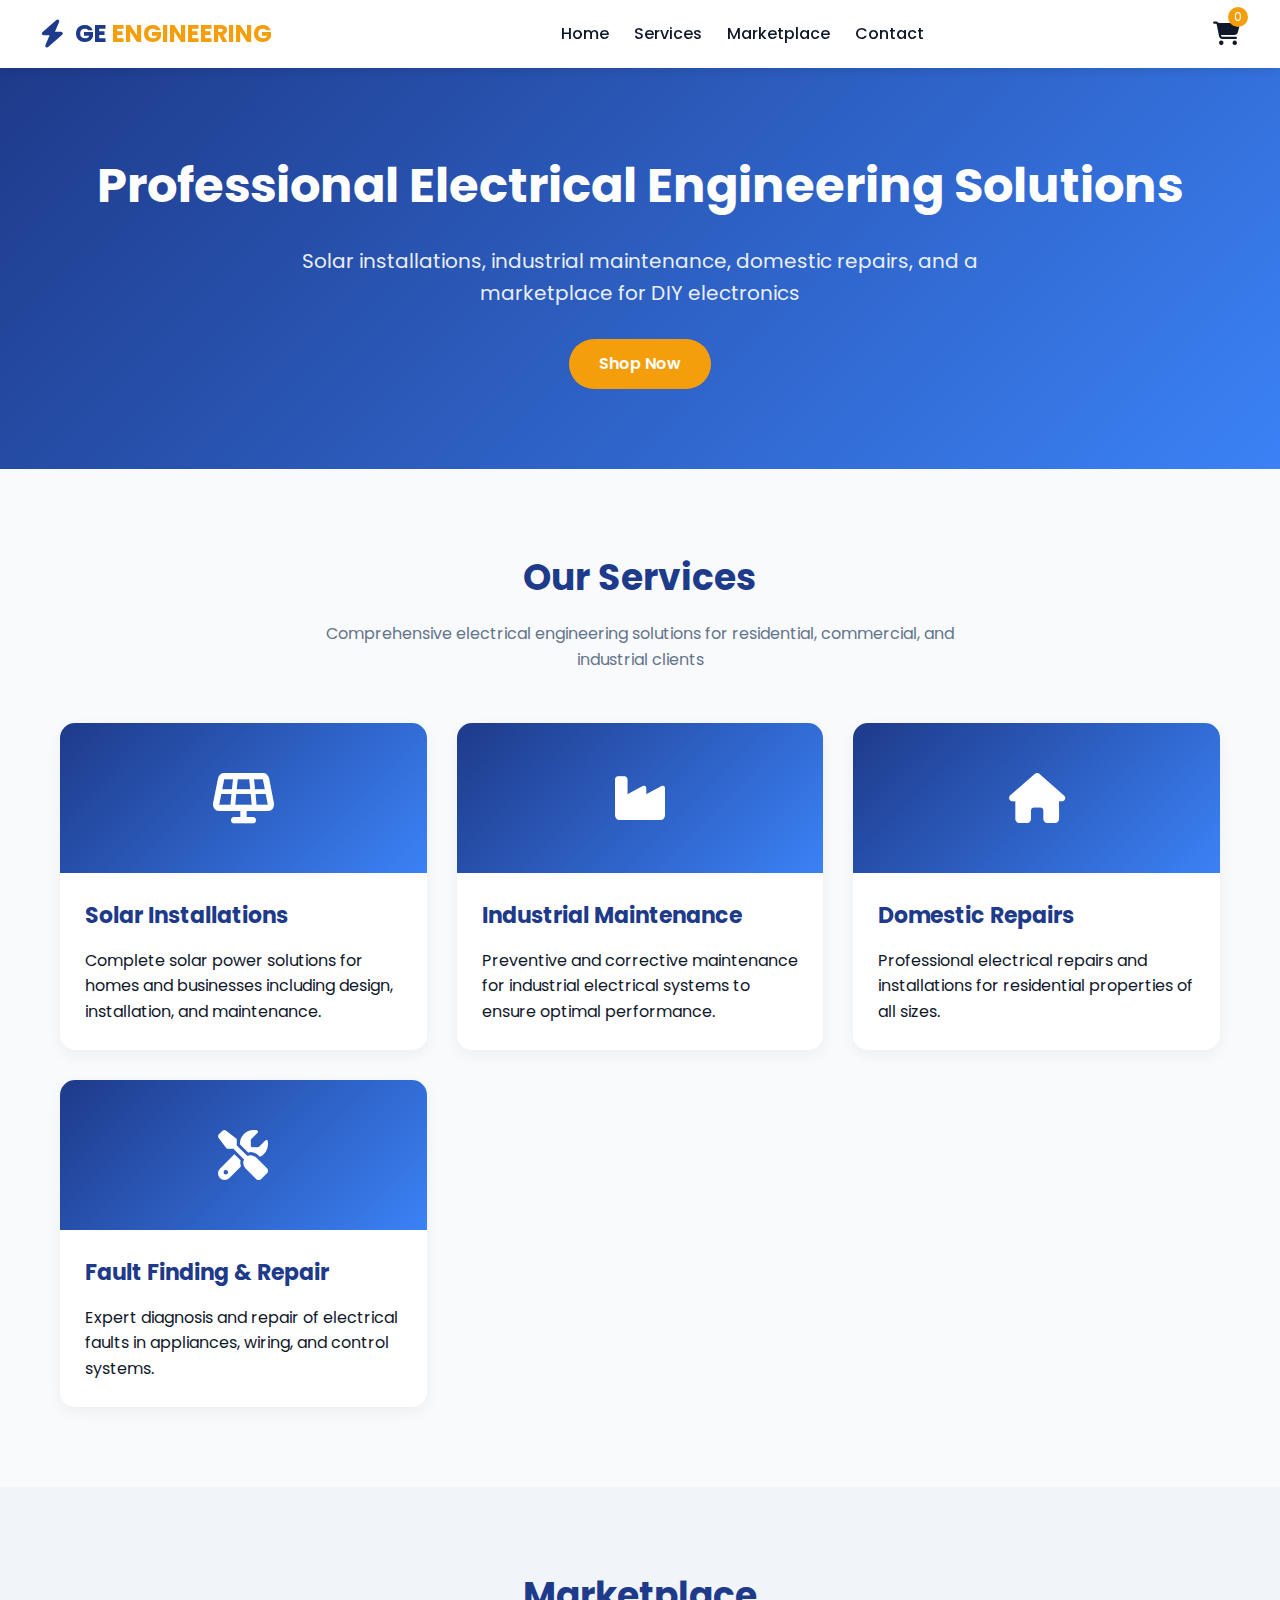
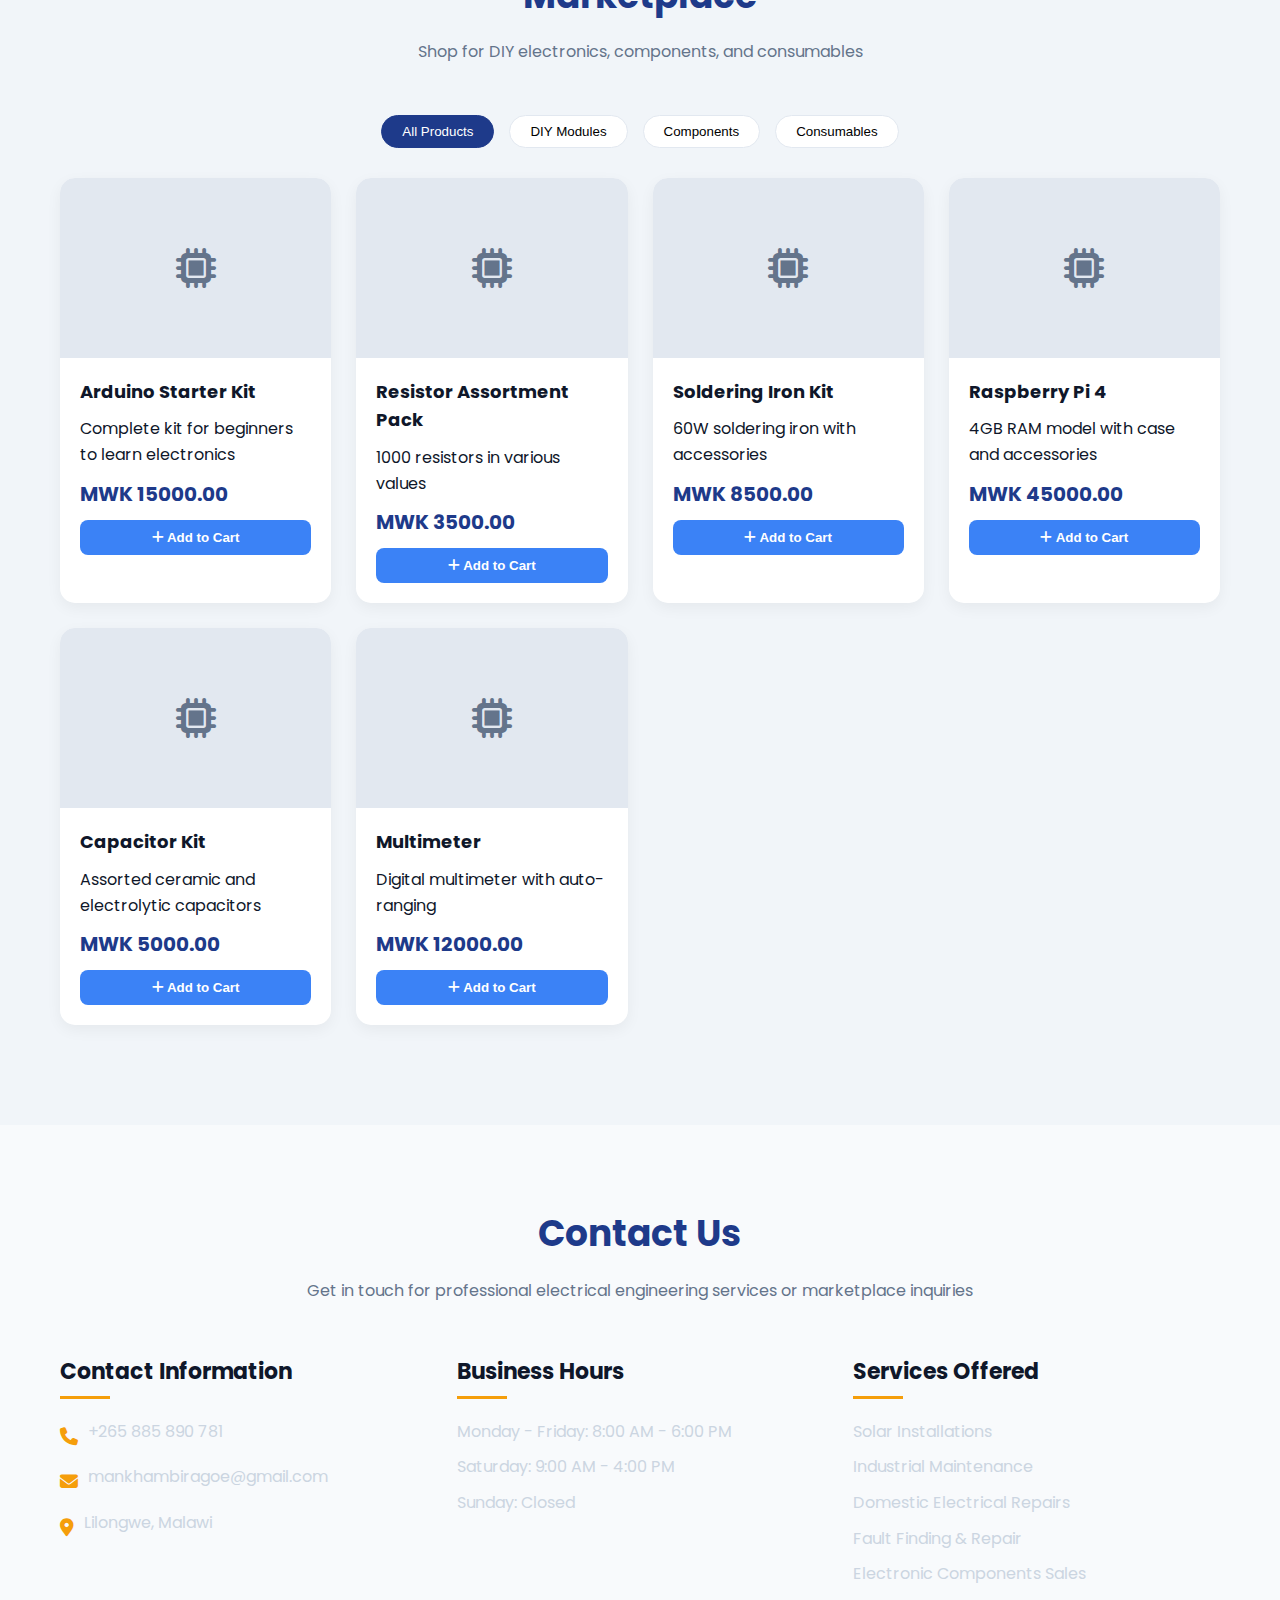
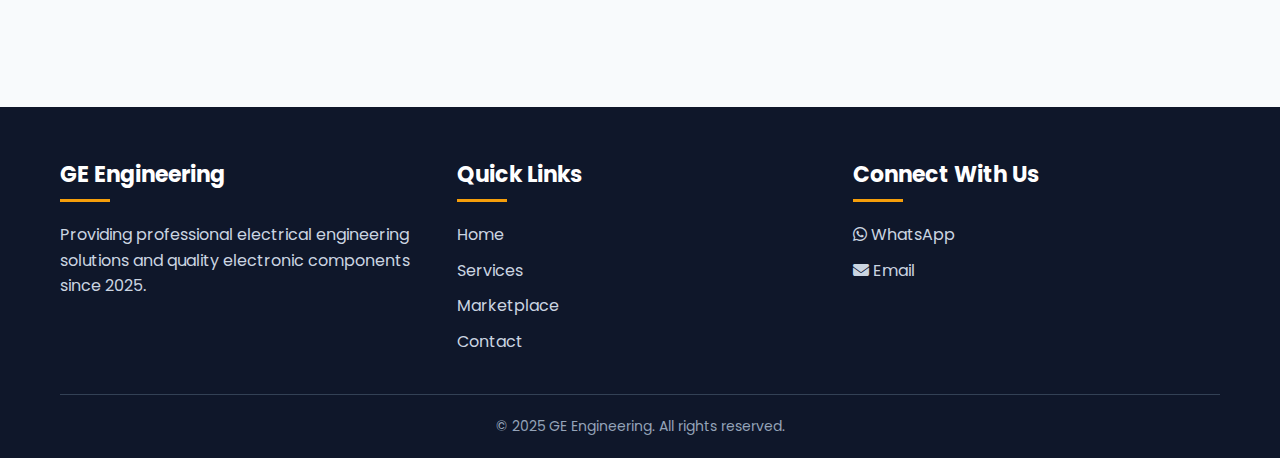
<file: index.html>
<!DOCTYPE html>
<html lang="en">
<head>
    <meta charset="UTF-8">
    <meta name="viewport" content="width=device-width, initial-scale=1.0">
    <title>GE Engineering - Electrical Solutions & Marketplace</title>
    <link rel="stylesheet" href="https://cdnjs.cloudflare.com/ajax/libs/font-awesome/6.4.0/css/all.min.css">
    <link href="https://fonts.googleapis.com/css2?family=Poppins:wght@300;400;500;600;700&display=swap" rel="stylesheet">
    <link rel="stylesheet" href="styles.css">
</head>
<body>
    <!-- Header -->
    <header>
        <div class="container header-container">
            <div class="logo">
                <i class="fas fa-bolt"></i>
                <h1>GE <span>ENGINEERING</span></h1>
            </div>
            <nav>
                <ul>
                    <li><a href="#home">Home</a></li>
                    <li><a href="#services">Services</a></li>
                    <li><a href="#marketplace">Marketplace</a></li>
                    <li><a href="#contact">Contact</a></li>
                </ul>
            </nav>
            <div class="cart-icon" id="cartIcon">
                <i class="fas fa-shopping-cart"></i>
                <span class="cart-count">0</span>
            </div>
        </div>
    </header>

    <!-- Hero Section -->
    <section class="hero" id="home">
        <div class="container">
            <h2>Professional Electrical Engineering Solutions</h2>
            <p>Solar installations, industrial maintenance, domestic repairs, and a marketplace for DIY electronics</p>
            <a href="#marketplace" class="btn">Shop Now</a>
        </div>
    </section>

    <!-- Services Section -->
    <section class="section" id="services">
        <div class="container">
            <div class="section-title">
                <h2>Our Services</h2>
                <p>Comprehensive electrical engineering solutions for residential, commercial, and industrial clients</p>
            </div>
            <div class="services-grid">
                <div class="service-card">
                    <div class="service-icon">
                        <i class="fas fa-solar-panel"></i>
                    </div>
                    <div class="service-content">
                        <h3>Solar Installations</h3>
                        <p>Complete solar power solutions for homes and businesses including design, installation, and maintenance.</p>
                    </div>
                </div>
                <div class="service-card">
                    <div class="service-icon">
                        <i class="fas fa-industry"></i>
                    </div>
                    <div class="service-content">
                        <h3>Industrial Maintenance</h3>
                        <p>Preventive and corrective maintenance for industrial electrical systems to ensure optimal performance.</p>
                    </div>
                </div>
                <div class="service-card">
                    <div class="service-icon">
                        <i class="fas fa-home"></i>
                    </div>
                    <div class="service-content">
                        <h3>Domestic Repairs</h3>
                        <p>Professional electrical repairs and installations for residential properties of all sizes.</p>
                    </div>
                </div>
                <div class="service-card">
                    <div class="service-icon">
                        <i class="fas fa-tools"></i>
                    </div>
                    <div class="service-content">
                        <h3>Fault Finding & Repair</h3>
                        <p>Expert diagnosis and repair of electrical faults in appliances, wiring, and control systems.</p>
                    </div>
                </div>
            </div>
        </div>
    </section>

    <!-- Marketplace Section -->
    <section class="section marketplace" id="marketplace">
        <div class="container">
            <div class="section-title">
                <h2>Marketplace</h2>
                <p>Shop for DIY electronics, components, and consumables</p>
            </div>
            
            <div class="product-filters">
                <button class="filter-btn active">All Products</button>
                <button class="filter-btn">DIY Modules</button>
                <button class="filter-btn">Components</button>
                <button class="filter-btn">Consumables</button>
            </div>
            
            <div class="products-grid" id="productsGrid">
                <!-- Products will be loaded here dynamically -->
            </div>
            
            <div class="admin-panel" id="adminPanel">
                <h3>Admin Panel - Add/Edit Products</h3>
                <form class="admin-form" id="adminForm">
                    <div class="form-group">
                        <label for="productName">Product Name</label>
                        <input type="text" id="productName" required>
                    </div>
                    <div class="form-group">
                        <label for="productPrice">Price (MWK)</label>
                        <input type="number" id="productPrice" min="0" step="0.01" required>
                    </div>
                    <div class="form-group">
                        <label for="productCategory">Category</label>
                        <select id="productCategory" required>
                            <option value="DIY Modules">DIY Modules</option>
                            <option value="Components">Components</option>
                            <option value="Consumables">Consumables</option>
                        </select>
                    </div>
                    <div class="form-group">
                        <label for="productDescription">Description</label>
                        <input type="text" id="productDescription" required>
                    </div>
                    <div class="form-actions">
                        <button type="button" class="admin-btn add-product-btn" id="addProductBtn">Add Product</button>
                        <button type="button" class="admin-btn update-product-btn" id="updateProductBtn" style="display:none;">Update Product</button>
                        <button type="button" class="admin-btn" id="cancelEditBtn" style="display:none;">Cancel</button>
                    </div>
                </form>
            </div>
            
            <div style="text-align: center; margin-top: 20px;">
                <button class="btn" id="toggleAdminBtn">Toggle Admin Panel</button>
            </div>
        </div>
    </section>

    <!-- Contact Section -->
    <section class="section" id="contact">
        <div class="container">
            <div class="section-title">
                <h2>Contact Us</h2>
                <p>Get in touch for professional electrical engineering services or marketplace inquiries</p>
            </div>
            <div class="footer-content">
                <div class="footer-column">
                    <h3>Contact Information</h3>
                    <div class="contact-info">
                        <i class="fas fa-phone"></i>
                        <a href="tel:+265885890781">+265 885 890 781</a>
                    </div>
                    <div class="contact-info">
                        <i class="fas fa-envelope"></i>
                        <a href="mailto:mankhambiragoe@gmail.com">mankhambiragoe@gmail.com</a>
                    </div>
                    <div class="contact-info">
                        <i class="fas fa-map-marker-alt"></i>
                        <p>Lilongwe, Malawi</p>
                    </div>
                </div>
                <div class="footer-column">
                    <h3>Business Hours</h3>
                    <p>Monday - Friday: 8:00 AM - 6:00 PM</p>
                    <p>Saturday: 9:00 AM - 4:00 PM</p>
                    <p>Sunday: Closed</p>
                </div>
                <div class="footer-column">
                    <h3>Services Offered</h3>
                    <p>Solar Installations</p>
                    <p>Industrial Maintenance</p>
                    <p>Domestic Electrical Repairs</p>
                    <p>Fault Finding & Repair</p>
                    <p>Electronic Components Sales</p>
                </div>
            </div>
        </div>
    </section>

    <!-- Footer -->
    <footer>
        <div class="container">
            <div class="footer-content">
                <div class="footer-column">
                    <h3>GE Engineering</h3>
                    <p>Providing professional electrical engineering solutions and quality electronic components since 2025.</p>
                </div>
                <div class="footer-column">
                    <h3>Quick Links</h3>
                    <a href="#home">Home</a>
                    <a href="#services">Services</a>
                    <a href="#marketplace">Marketplace</a>
                    <a href="#contact">Contact</a>
                </div>
                <div class="footer-column">
                    <h3>Connect With Us</h3>
                    <a href="https://wa.me/265885890781" target="_blank">
                        <i class="fab fa-whatsapp"></i> WhatsApp
                    </a>
                    <a href="mailto:mankhambiragoe@gmail.com">
                        <i class="fas fa-envelope"></i> Email
                    </a>
                </div>
            </div>
            <div class="copyright">
                <p>&copy; 2025 GE Engineering. All rights reserved.</p>
            </div>
        </div>
    </footer>

    <!-- Cart Sidebar -->
    <div class="cart-sidebar" id="cartSidebar">
        <div class="cart-header">
            <h3>Your Cart</h3>
            <button class="close-cart" id="closeCartBtn">
                <i class="fas fa-times"></i>
            </button>
        </div>
        <div class="cart-items" id="cartItems">
            <!-- Cart items will be added here -->
        </div>
        <div class="cart-total">
            Total: <span id="cartTotal">MWK 0.00</span>
        </div>
        <button class="checkout-btn" id="checkoutBtn">
            Checkout via WhatsApp
        </button>
    </div>

    <script src="script.js"></script>
</body>
</html>
</file>
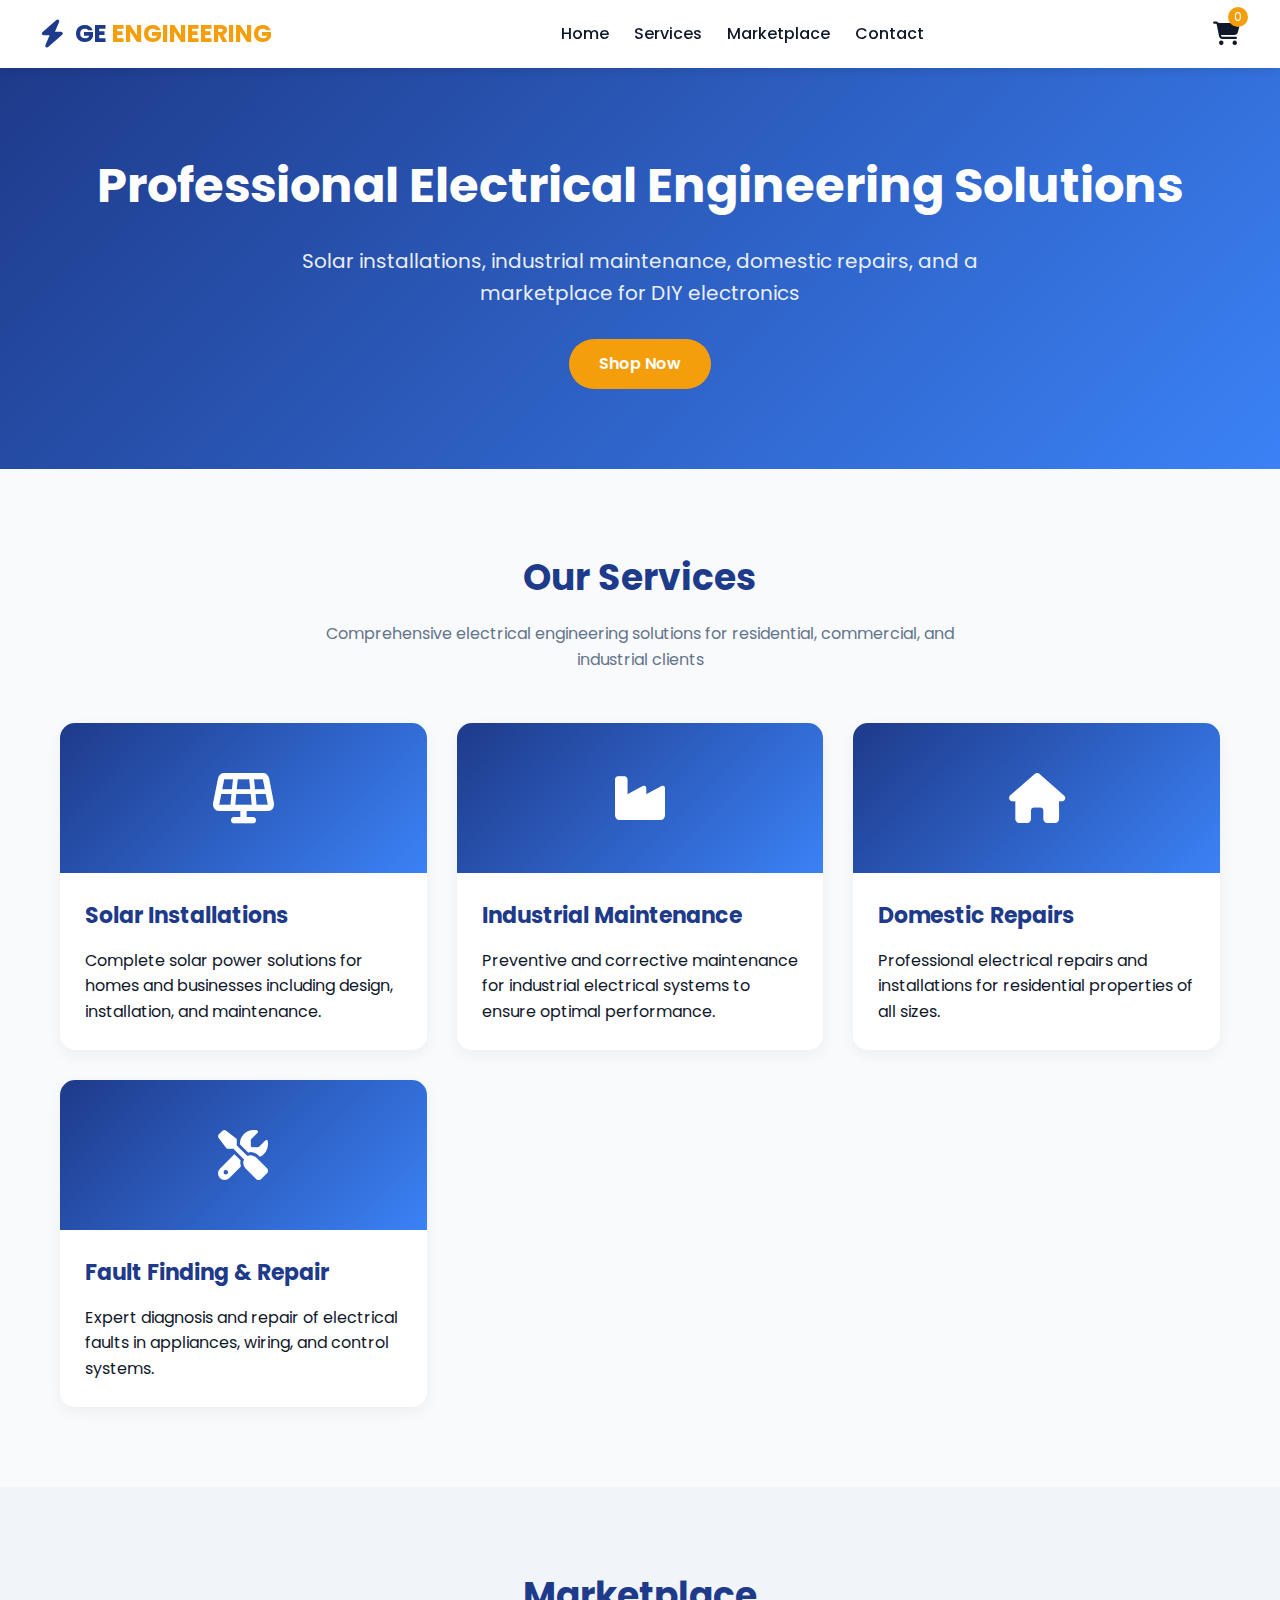
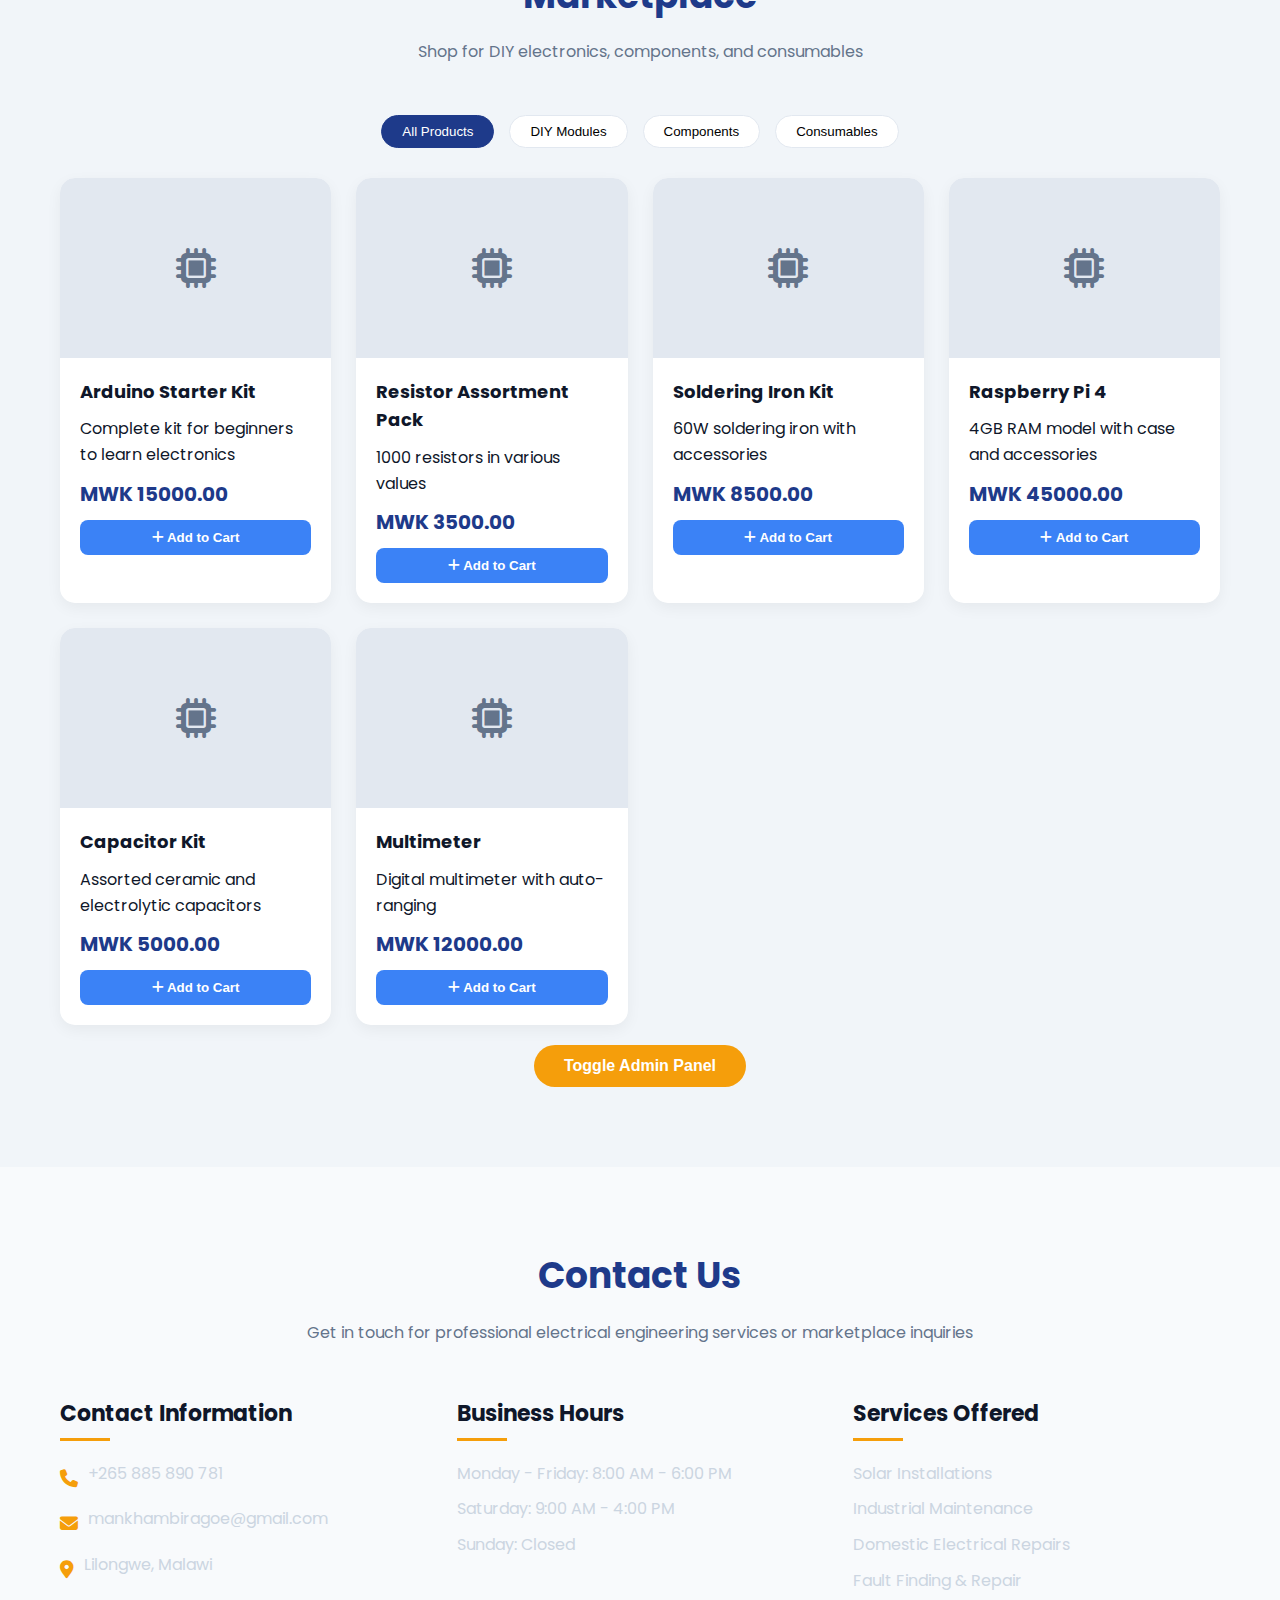
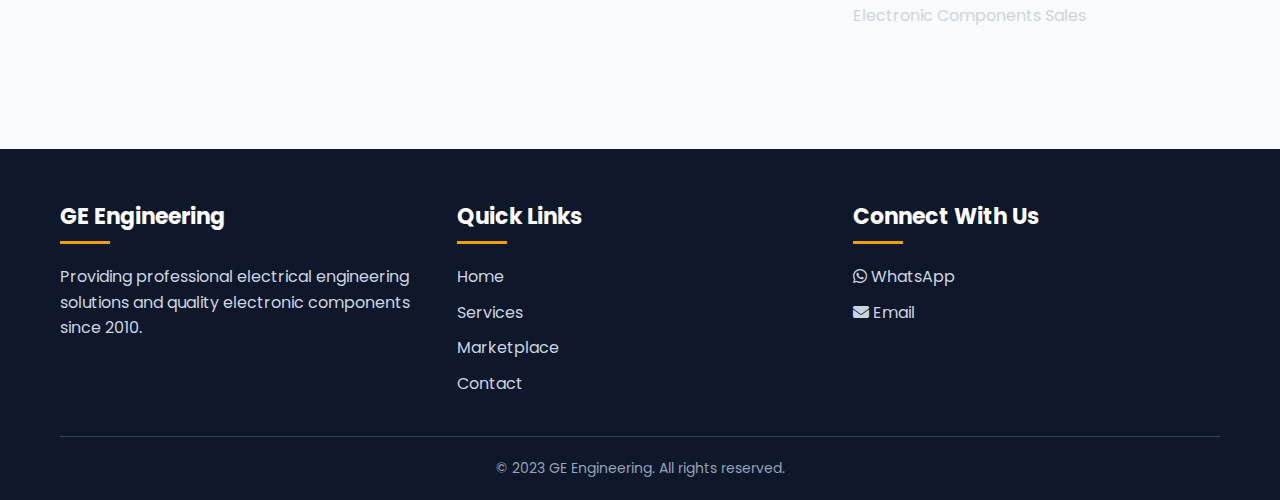
<file: index.html.html>
<!DOCTYPE html>
<html lang="en">
<head>
    <meta charset="UTF-8">
    <meta name="viewport" content="width=device-width, initial-scale=1.0">
    <title>GE Engineering - Electrical Solutions & Marketplace</title>
    <link rel="stylesheet" href="https://cdnjs.cloudflare.com/ajax/libs/font-awesome/6.4.0/css/all.min.css">
    <link href="https://fonts.googleapis.com/css2?family=Poppins:wght@300;400;500;600;700&display=swap" rel="stylesheet">
    <style>
        :root {
            --primary: #1e3a8a;
            --secondary: #3b82f6;
            --accent: #f59e0b;
            --light: #f8fafc;
            --dark: #0f172a;
            --success: #10b981;
            --danger: #ef4444;
            --gray: #64748b;
            --light-gray: #e2e8f0;
        }
        
        * {
            margin: 0;
            padding: 0;
            box-sizing: border-box;
        }
        
        body {
            font-family: 'Poppins', sans-serif;
            background-color: var(--light);
            color: var(--dark);
            line-height: 1.6;
        }
        
        .container {
            width: 100%;
            max-width: 1200px;
            margin: 0 auto;
            padding: 0 20px;
        }
        
        /* Header Styles */
        header {
            background-color: white;
            box-shadow: 0 2px 10px rgba(0,0,0,0.1);
            position: sticky;
            top: 0;
            z-index: 100;
        }
        
        .header-container {
            display: flex;
            justify-content: space-between;
            align-items: center;
            padding: 15px 0;
        }
        
        .logo {
            display: flex;
            align-items: center;
            gap: 10px;
        }
        
        .logo i {
            font-size: 28px;
            color: var(--primary);
        }
        
        .logo h1 {
            font-size: 24px;
            font-weight: 700;
            color: var(--primary);
        }
        
        .logo span {
            color: var(--accent);
        }
        
        nav ul {
            display: flex;
            list-style: none;
            gap: 25px;
        }
        
        nav a {
            text-decoration: none;
            color: var(--dark);
            font-weight: 500;
            transition: color 0.3s;
        }
        
        nav a:hover {
            color: var(--secondary);
        }
        
        .cart-icon {
            position: relative;
            font-size: 24px;
            cursor: pointer;
        }
        
        .cart-count {
            position: absolute;
            top: -8px;
            right: -8px;
            background-color: var(--accent);
            color: white;
            font-size: 12px;
            width: 20px;
            height: 20px;
            border-radius: 50%;
            display: flex;
            justify-content: center;
            align-items: center;
        }
        
        /* Hero Section */
        .hero {
            background: linear-gradient(135deg, var(--primary) 0%, var(--secondary) 100%);
            color: white;
            padding: 80px 0;
            text-align: center;
        }
        
        .hero h2 {
            font-size: 48px;
            margin-bottom: 20px;
            font-weight: 700;
        }
        
        .hero p {
            font-size: 20px;
            max-width: 700px;
            margin: 0 auto 30px;
            opacity: 0.9;
        }
        
        .btn {
            display: inline-block;
            background-color: var(--accent);
            color: white;
            padding: 12px 30px;
            border-radius: 50px;
            text-decoration: none;
            font-weight: 600;
            transition: all 0.3s;
            border: none;
            cursor: pointer;
            font-size: 16px;
        }
        
        .btn:hover {
            background-color: #d97706;
            transform: translateY(-3px);
            box-shadow: 0 5px 15px rgba(0,0,0,0.2);
        }
        
        /* Services Section */
        .section {
            padding: 80px 0;
        }
        
        .section-title {
            text-align: center;
            margin-bottom: 50px;
        }
        
        .section-title h2 {
            font-size: 36px;
            color: var(--primary);
            margin-bottom: 15px;
        }
        
        .section-title p {
            color: var(--gray);
            max-width: 700px;
            margin: 0 auto;
        }
        
        .services-grid {
            display: grid;
            grid-template-columns: repeat(auto-fit, minmax(280px, 1fr));
            gap: 30px;
        }
        
        .service-card {
            background: white;
            border-radius: 15px;
            overflow: hidden;
            box-shadow: 0 5px 15px rgba(0,0,0,0.05);
            transition: transform 0.3s;
        }
        
        .service-card:hover {
            transform: translateY(-10px);
        }
        
        .service-icon {
            background: linear-gradient(135deg, var(--primary) 0%, var(--secondary) 100%);
            height: 150px;
            display: flex;
            justify-content: center;
            align-items: center;
            color: white;
            font-size: 50px;
        }
        
        .service-content {
            padding: 25px;
        }
        
        .service-content h3 {
            font-size: 22px;
            margin-bottom: 15px;
            color: var(--primary);
        }
        
        /* Marketplace Section */
        .marketplace {
            background-color: #f1f5f9;
        }
        
        .product-filters {
            display: flex;
            justify-content: center;
            gap: 15px;
            margin-bottom: 30px;
        }
        
        .filter-btn {
            background: white;
            border: 1px solid var(--light-gray);
            padding: 8px 20px;
            border-radius: 30px;
            cursor: pointer;
            transition: all 0.3s;
        }
        
        .filter-btn.active, .filter-btn:hover {
            background-color: var(--primary);
            color: white;
            border-color: var(--primary);
        }
        
        .products-grid {
            display: grid;
            grid-template-columns: repeat(auto-fill, minmax(250px, 1fr));
            gap: 25px;
        }
        
        .product-card {
            background: white;
            border-radius: 15px;
            overflow: hidden;
            box-shadow: 0 5px 15px rgba(0,0,0,0.05);
            transition: transform 0.3s;
        }
        
        .product-card:hover {
            transform: translateY(-5px);
        }
        
        .product-image {
            height: 180px;
            background-color: var(--light-gray);
            display: flex;
            justify-content: center;
            align-items: center;
            color: var(--gray);
            font-size: 40px;
        }
        
        .product-info {
            padding: 20px;
        }
        
        .product-info h3 {
            font-size: 18px;
            margin-bottom: 10px;
            color: var(--dark);
        }
        
        .product-price {
            font-size: 20px;
            font-weight: 700;
            color: var(--primary);
            margin: 10px 0;
        }
        
        .add-to-cart {
            width: 100%;
            padding: 10px;
            background-color: var(--secondary);
            color: white;
            border: none;
            border-radius: 8px;
            font-weight: 600;
            cursor: pointer;
            transition: background 0.3s;
        }
        
        .add-to-cart:hover {
            background-color: #2563eb;
        }
        
        /* Cart Sidebar */
        .cart-sidebar {
            position: fixed;
            top: 0;
            right: -400px;
            width: 380px;
            height: 100vh;
            background: white;
            box-shadow: -5px 0 15px rgba(0,0,0,0.1);
            z-index: 1000;
            transition: right 0.3s ease;
            padding: 20px;
            display: flex;
            flex-direction: column;
        }
        
        .cart-sidebar.open {
            right: 0;
        }
        
        .cart-header {
            display: flex;
            justify-content: space-between;
            align-items: center;
            margin-bottom: 20px;
            padding-bottom: 15px;
            border-bottom: 1px solid var(--light-gray);
        }
        
        .cart-header h3 {
            font-size: 24px;
            color: var(--primary);
        }
        
        .close-cart {
            background: none;
            border: none;
            font-size: 24px;
            cursor: pointer;
            color: var(--gray);
        }
        
        .cart-items {
            flex: 1;
            overflow-y: auto;
            padding-right: 10px;
        }
        
        .cart-item {
            display: flex;
            gap: 15px;
            padding: 15px 0;
            border-bottom: 1px solid var(--light-gray);
        }
        
        .cart-item-image {
            width: 70px;
            height: 70px;
            background-color: var(--light-gray);
            display: flex;
            justify-content: center;
            align-items: center;
            color: var(--gray);
            font-size: 24px;
        }
        
        .cart-item-details {
            flex: 1;
        }
        
        .cart-item-name {
            font-weight: 600;
            margin-bottom: 5px;
        }
        
        .cart-item-price {
            color: var(--primary);
            font-weight: 600;
        }
        
        .cart-item-quantity {
            display: flex;
            align-items: center;
            gap: 10px;
            margin-top: 10px;
        }
        
        .quantity-btn {
            width: 30px;
            height: 30px;
            border-radius: 50%;
            background: var(--light-gray);
            border: none;
            font-weight: bold;
            cursor: pointer;
        }
        
        .cart-total {
            padding: 20px 0;
            border-top: 1px solid var(--light-gray);
            font-size: 20px;
            font-weight: 700;
            text-align: right;
        }
        
        .checkout-btn {
            width: 100%;
            padding: 15px;
            background: linear-gradient(135deg, var(--primary) 0%, var(--secondary) 100%);
            color: white;
            border: none;
            border-radius: 8px;
            font-size: 18px;
            font-weight: 600;
            cursor: pointer;
            transition: opacity 0.3s;
        }
        
        .checkout-btn:hover {
            opacity: 0.9;
        }
        
        /* Admin Panel */
        .admin-panel {
            background: white;
            border-radius: 15px;
            padding: 30px;
            margin-top: 30px;
            display: none;
        }
        
        .admin-panel h3 {
            margin-bottom: 20px;
            color: var(--primary);
        }
        
        .admin-form {
            display: grid;
            grid-template-columns: 1fr 1fr;
            gap: 20px;
        }
        
        .form-group {
            margin-bottom: 15px;
        }
        
        .form-group label {
            display: block;
            margin-bottom: 5px;
            font-weight: 500;
        }
        
        .form-group input, .form-group select {
            width: 100%;
            padding: 12px;
            border: 1px solid var(--light-gray);
            border-radius: 8px;
            font-family: 'Poppins', sans-serif;
        }
        
        .form-actions {
            grid-column: span 2;
            display: flex;
            gap: 15px;
        }
        
        .admin-btn {
            padding: 12px 25px;
            border-radius: 8px;
            font-weight: 600;
            cursor: pointer;
            border: none;
            font-family: 'Poppins', sans-serif;
        }
        
        .add-product-btn {
            background-color: var(--success);
            color: white;
        }
        
        .update-product-btn {
            background-color: var(--primary);
            color: white;
        }
        
        /* Footer */
        footer {
            background: var(--dark);
            color: white;
            padding: 50px 0 20px;
        }
        
        .footer-content {
            display: grid;
            grid-template-columns: repeat(auto-fit, minmax(250px, 1fr));
            gap: 30px;
            margin-bottom: 30px;
        }
        
        .footer-column h3 {
            font-size: 22px;
            margin-bottom: 20px;
            position: relative;
            padding-bottom: 10px;
        }
        
        .footer-column h3::after {
            content: '';
            position: absolute;
            bottom: 0;
            left: 0;
            width: 50px;
            height: 3px;
            background: var(--accent);
        }
        
        .footer-column p, .footer-column a {
            color: #cbd5e1;
            margin-bottom: 10px;
            display: block;
            text-decoration: none;
        }
        
        .footer-column a:hover {
            color: var(--accent);
        }
        
        .contact-info {
            display: flex;
            align-items: center;
            gap: 10px;
            margin-bottom: 10px;
        }
        
        .contact-info i {
            color: var(--accent);
            font-size: 18px;
        }
        
        .copyright {
            text-align: center;
            padding-top: 20px;
            border-top: 1px solid #334155;
            color: #94a3b8;
            font-size: 14px;
        }
        
        /* Responsive */
        @media (max-width: 768px) {
            .header-container {
                flex-direction: column;
                gap: 15px;
            }
            
            nav ul {
                gap: 15px;
            }
            
            .hero h2 {
                font-size: 36px;
            }
            
            .hero p {
                font-size: 18px;
            }
            
            .admin-form {
                grid-template-columns: 1fr;
            }
            
            .form-actions {
                grid-column: span 1;
            }
            
            .cart-sidebar {
                width: 100%;
                right: -100%;
            }
        }
    </style>
</head>
<body>
    <!-- Header -->
    <header>
        <div class="container header-container">
            <div class="logo">
                <i class="fas fa-bolt"></i>
                <h1>GE <span>ENGINEERING</span></h1>
            </div>
            <nav>
                <ul>
                    <li><a href="#home">Home</a></li>
                    <li><a href="#services">Services</a></li>
                    <li><a href="#marketplace">Marketplace</a></li>
                    <li><a href="#contact">Contact</a></li>
                </ul>
            </nav>
            <div class="cart-icon" id="cartIcon">
                <i class="fas fa-shopping-cart"></i>
                <span class="cart-count">0</span>
            </div>
        </div>
    </header>

    <!-- Hero Section -->
    <section class="hero" id="home">
        <div class="container">
            <h2>Professional Electrical Engineering Solutions</h2>
            <p>Solar installations, industrial maintenance, domestic repairs, and a marketplace for DIY electronics</p>
            <a href="#marketplace" class="btn">Shop Now</a>
        </div>
    </section>

    <!-- Services Section -->
    <section class="section" id="services">
        <div class="container">
            <div class="section-title">
                <h2>Our Services</h2>
                <p>Comprehensive electrical engineering solutions for residential, commercial, and industrial clients</p>
            </div>
            <div class="services-grid">
                <div class="service-card">
                    <div class="service-icon">
                        <i class="fas fa-solar-panel"></i>
                    </div>
                    <div class="service-content">
                        <h3>Solar Installations</h3>
                        <p>Complete solar power solutions for homes and businesses including design, installation, and maintenance.</p>
                    </div>
                </div>
                <div class="service-card">
                    <div class="service-icon">
                        <i class="fas fa-industry"></i>
                    </div>
                    <div class="service-content">
                        <h3>Industrial Maintenance</h3>
                        <p>Preventive and corrective maintenance for industrial electrical systems to ensure optimal performance.</p>
                    </div>
                </div>
                <div class="service-card">
                    <div class="service-icon">
                        <i class="fas fa-home"></i>
                    </div>
                    <div class="service-content">
                        <h3>Domestic Repairs</h3>
                        <p>Professional electrical repairs and installations for residential properties of all sizes.</p>
                    </div>
                </div>
                <div class="service-card">
                    <div class="service-icon">
                        <i class="fas fa-tools"></i>
                    </div>
                    <div class="service-content">
                        <h3>Fault Finding & Repair</h3>
                        <p>Expert diagnosis and repair of electrical faults in appliances, wiring, and control systems.</p>
                    </div>
                </div>
            </div>
        </div>
    </section>

    <!-- Marketplace Section -->
    <section class="section marketplace" id="marketplace">
        <div class="container">
            <div class="section-title">
                <h2>Marketplace</h2>
                <p>Shop for DIY electronics, components, and consumables</p>
            </div>
            
            <div class="product-filters">
                <button class="filter-btn active">All Products</button>
                <button class="filter-btn">DIY Modules</button>
                <button class="filter-btn">Components</button>
                <button class="filter-btn">Consumables</button>
            </div>
            
            <div class="products-grid" id="productsGrid">
                <!-- Products will be loaded here dynamically -->
            </div>
            
            <div class="admin-panel" id="adminPanel">
                <h3>Admin Panel - Add/Edit Products</h3>
                <form class="admin-form" id="adminForm">
                    <div class="form-group">
                        <label for="productName">Product Name</label>
                        <input type="text" id="productName" required>
                    </div>
                    <div class="form-group">
                        <label for="productPrice">Price (MWK)</label>
                        <input type="number" id="productPrice" min="0" step="0.01" required>
                    </div>
                    <div class="form-group">
                        <label for="productCategory">Category</label>
                        <select id="productCategory" required>
                            <option value="DIY Modules">DIY Modules</option>
                            <option value="Components">Components</option>
                            <option value="Consumables">Consumables</option>
                        </select>
                    </div>
                    <div class="form-group">
                        <label for="productDescription">Description</label>
                        <input type="text" id="productDescription" required>
                    </div>
                    <div class="form-actions">
                        <button type="button" class="admin-btn add-product-btn" id="addProductBtn">Add Product</button>
                        <button type="button" class="admin-btn update-product-btn" id="updateProductBtn" style="display:none;">Update Product</button>
                        <button type="button" class="admin-btn" id="cancelEditBtn" style="display:none;">Cancel</button>
                    </div>
                </form>
            </div>
            
            <div style="text-align: center; margin-top: 20px;">
                <button class="btn" id="toggleAdminBtn">Toggle Admin Panel</button>
            </div>
        </div>
    </section>

    <!-- Contact Section -->
    <section class="section" id="contact">
        <div class="container">
            <div class="section-title">
                <h2>Contact Us</h2>
                <p>Get in touch for professional electrical engineering services or marketplace inquiries</p>
            </div>
            <div class="footer-content">
                <div class="footer-column">
                    <h3>Contact Information</h3>
                    <div class="contact-info">
                        <i class="fas fa-phone"></i>
                        <a href="tel:+265885890781">+265 885 890 781</a>
                    </div>
                    <div class="contact-info">
                        <i class="fas fa-envelope"></i>
                        <a href="mailto:mankhambiragoe@gmail.com">mankhambiragoe@gmail.com</a>
                    </div>
                    <div class="contact-info">
                        <i class="fas fa-map-marker-alt"></i>
                        <p>Lilongwe, Malawi</p>
                    </div>
                </div>
                <div class="footer-column">
                    <h3>Business Hours</h3>
                    <p>Monday - Friday: 8:00 AM - 6:00 PM</p>
                    <p>Saturday: 9:00 AM - 4:00 PM</p>
                    <p>Sunday: Closed</p>
                </div>
                <div class="footer-column">
                    <h3>Services Offered</h3>
                    <p>Solar Installations</p>
                    <p>Industrial Maintenance</p>
                    <p>Domestic Electrical Repairs</p>
                    <p>Fault Finding & Repair</p>
                    <p>Electronic Components Sales</p>
                </div>
            </div>
        </div>
    </section>

    <!-- Footer -->
    <footer>
        <div class="container">
            <div class="footer-content">
                <div class="footer-column">
                    <h3>GE Engineering</h3>
                    <p>Providing professional electrical engineering solutions and quality electronic components since 2010.</p>
                </div>
                <div class="footer-column">
                    <h3>Quick Links</h3>
                    <a href="#home">Home</a>
                    <a href="#services">Services</a>
                    <a href="#marketplace">Marketplace</a>
                    <a href="#contact">Contact</a>
                </div>
                <div class="footer-column">
                    <h3>Connect With Us</h3>
                    <a href="https://wa.me/265885890781" target="_blank">
                        <i class="fab fa-whatsapp"></i> WhatsApp
                    </a>
                    <a href="mailto:mankhambiragoe@gmail.com">
                        <i class="fas fa-envelope"></i> Email
                    </a>
                </div>
            </div>
            <div class="copyright">
                <p>&copy; 2023 GE Engineering. All rights reserved.</p>
            </div>
        </div>
    </footer>

    <!-- Cart Sidebar -->
    <div class="cart-sidebar" id="cartSidebar">
        <div class="cart-header">
            <h3>Your Cart</h3>
            <button class="close-cart" id="closeCartBtn">
                <i class="fas fa-times"></i>
            </button>
        </div>
        <div class="cart-items" id="cartItems">
            <!-- Cart items will be added here -->
        </div>
        <div class="cart-total">
            Total: <span id="cartTotal">MWK 0.00</span>
        </div>
        <button class="checkout-btn" id="checkoutBtn">
            Checkout via WhatsApp
        </button>
    </div>

    <script>
        // Sample product data
        let products = [
            {
                id: 1,
                name: "Arduino Starter Kit",
                price: 15000,
                category: "DIY Modules",
                description: "Complete kit for beginners to learn electronics"
            },
            {
                id: 2,
                name: "Resistor Assortment Pack",
                price: 3500,
                category: "Components",
                description: "1000 resistors in various values"
            },
            {
                id: 3,
                name: "Soldering Iron Kit",
                price: 8500,
                category: "Consumables",
                description: "60W soldering iron with accessories"
            },
            {
                id: 4,
                name: "Raspberry Pi 4",
                price: 45000,
                category: "DIY Modules",
                description: "4GB RAM model with case and accessories"
            },
            {
                id: 5,
                name: "Capacitor Kit",
                price: 5000,
                category: "Components",
                description: "Assorted ceramic and electrolytic capacitors"
            },
            {
                id: 6,
                name: "Multimeter",
                price: 12000,
                category: "Consumables",
                description: "Digital multimeter with auto-ranging"
            }
        ];

        // Cart functionality
        let cart = [];
        let currentEditId = null;

        // DOM Elements
        const cartIcon = document.getElementById('cartIcon');
        const cartCount = document.querySelector('.cart-count');
        const cartSidebar = document.getElementById('cartSidebar');
        const closeCartBtn = document.getElementById('closeCartBtn');
        const cartItems = document.getElementById('cartItems');
        const cartTotal = document.getElementById('cartTotal');
        const checkoutBtn = document.getElementById('checkoutBtn');
        const productsGrid = document.getElementById('productsGrid');
        const adminPanel = document.getElementById('adminPanel');
        const toggleAdminBtn = document.getElementById('toggleAdminBtn');
        const adminForm = document.getElementById('adminForm');
        const addProductBtn = document.getElementById('addProductBtn');
        const updateProductBtn = document.getElementById('updateProductBtn');
        const cancelEditBtn = document.getElementById('cancelEditBtn');

        // Initialize the page
        function init() {
            renderProducts();
            updateCartCount();
            
            // Event listeners
            cartIcon.addEventListener('click', () => {
                cartSidebar.classList.add('open');
            });
            
            closeCartBtn.addEventListener('click', () => {
                cartSidebar.classList.remove('open');
            });
            
            checkoutBtn.addEventListener('click', checkout);
            
            toggleAdminBtn.addEventListener('click', () => {
                adminPanel.style.display = adminPanel.style.display === 'none' ? 'block' : 'none';
            });
            
            addProductBtn.addEventListener('click', addProduct);
            updateProductBtn.addEventListener('click', updateProduct);
            cancelEditBtn.addEventListener('click', cancelEdit);
        }

        // Render products to the grid
        function renderProducts() {
            productsGrid.innerHTML = '';
            products.forEach(product => {
                const productCard = document.createElement('div');
                productCard.className = 'product-card';
                productCard.innerHTML = `
                    <div class="product-image">
                        <i class="fas fa-microchip"></i>
                    </div>
                    <div class="product-info">
                        <h3>${product.name}</h3>
                        <p>${product.description}</p>
                        <div class="product-price">MWK ${product.price.toFixed(2)}</div>
                        <button class="add-to-cart" data-id="${product.id}">
                            <i class="fas fa-plus"></i> Add to Cart
                        </button>
                    </div>
                `;
                productsGrid.appendChild(productCard);
                
                // Add event listener to the add to cart button
                const addToCartBtn = productCard.querySelector('.add-to-cart');
                addToCartBtn.addEventListener('click', () => addToCart(product.id));
            });
        }

        // Add to cart function
        function addToCart(productId) {
            const product = products.find(p => p.id === productId);
            if (!product) return;
            
            // Check if product is already in cart
            const existingItem = cart.find(item => item.id === productId);
            if (existingItem) {
                existingItem.quantity += 1;
            } else {
                cart.push({
                    id: product.id,
                    name: product.name,
                    price: product.price,
                    quantity: 1
                });
            }
            
            updateCartCount();
            renderCart();
        }

        // Update cart count display
        function updateCartCount() {
            const count = cart.reduce((total, item) => total + item.quantity, 0);
            cartCount.textContent = count;
        }

        // Render cart items
        function renderCart() {
            cartItems.innerHTML = '';
            
            if (cart.length === 0) {
                cartItems.innerHTML = '<p>Your cart is empty</p>';
                cartTotal.textContent = 'MWK 0.00';
                return;
            }
            
            let total = 0;
            cart.forEach(item => {
                const itemTotal = item.price * item.quantity;
                total += itemTotal;
                
                const cartItem = document.createElement('div');
                cartItem.className = 'cart-item';
                cartItem.innerHTML = `
                    <div class="cart-item-image">
                        <i class="fas fa-microchip"></i>
                    </div>
                    <div class="cart-item-details">
                        <div class="cart-item-name">${item.name}</div>
                        <div class="cart-item-price">MWK ${item.price.toFixed(2)}</div>
                        <div class="cart-item-quantity">
                            <button class="quantity-btn minus" data-id="${item.id}">-</button>
                            <span>${item.quantity}</span>
                            <button class="quantity-btn plus" data-id="${item.id}">+</button>
                            <button class="quantity-btn remove" data-id="${item.id}" style="margin-left: 10px; background: var(--danger); color: white;">Remove</button>
                        </div>
                    </div>
                `;
                cartItems.appendChild(cartItem);
                
                // Add event listeners for quantity buttons
                const minusBtn = cartItem.querySelector('.minus');
                const plusBtn = cartItem.querySelector('.plus');
                const removeBtn = cartItem.querySelector('.remove');
                
                minusBtn.addEventListener('click', () => updateQuantity(item.id, -1));
                plusBtn.addEventListener('click', () => updateQuantity(item.id, 1));
                removeBtn.addEventListener('click', () => removeFromCart(item.id));
            });
            
            cartTotal.textContent = `MWK ${total.toFixed(2)}`;
        }

        // Update item quantity
        function updateQuantity(productId, change) {
            const item = cart.find(item => item.id === productId);
            if (!item) return;
            
            item.quantity += change;
            
            // Remove item if quantity is 0 or less
            if (item.quantity <= 0) {
                removeFromCart(productId);
                return;
            }
            
            updateCartCount();
            renderCart();
        }

        // Remove item from cart
        function removeFromCart(productId) {
            cart = cart.filter(item => item.id !== productId);
            updateCartCount();
            renderCart();
        }

        // Checkout function
        function checkout() {
            if (cart.length === 0) {
                alert('Your cart is empty!');
                return;
            }
            
            // Format the message for WhatsApp
            let message = 'Hello GE Engineering, I would like to purchase the following items:\n\n';
            let total = 0;
            
            cart.forEach(item => {
                const itemTotal = item.price * item.quantity;
                total += itemTotal;
                message += `- ${item.name} (x${item.quantity}) - MWK ${itemTotal.toFixed(2)}\n`;
            });
            
            message += `\nTotal: MWK ${total.toFixed(2)}\n\nPlease confirm availability and payment details.`;
            
            // URL encode the message
            const encodedMessage = encodeURIComponent(message);
            
            // Open WhatsApp with the message
            window.open(`https://wa.me/265885890781?text=${encodedMessage}`, '_blank');
            
            // Clear cart after checkout
            cart = [];
            updateCartCount();
            renderCart();
            cartSidebar.classList.remove('open');
        }

        // Admin functions
        function addProduct() {
            const name = document.getElementById('productName').value;
            const price = parseFloat(document.getElementById('productPrice').value);
            const category = document.getElementById('productCategory').value;
            const description = document.getElementById('productDescription').value;
            
            if (!name || !price || !category || !description) {
                alert('Please fill all fields');
                return;
            }
            
            // Generate new ID
            const newId = products.length > 0 ? Math.max(...products.map(p => p.id)) + 1 : 1;
            
            products.push({
                id: newId,
                name,
                price,
                category,
                description
            });
            
            renderProducts();
            adminForm.reset();
            alert('Product added successfully!');
        }

        function updateProduct() {
            if (currentEditId === null) return;
            
            const name = document.getElementById('productName').value;
            const price = parseFloat(document.getElementById('productPrice').value);
            const category = document.getElementById('productCategory').value;
            const description = document.getElementById('productDescription').value;
            
            if (!name || !price || !category || !description) {
                alert('Please fill all fields');
                return;
            }
            
            const productIndex = products.findIndex(p => p.id === currentEditId);
            if (productIndex !== -1) {
                products[productIndex] = {
                    id: currentEditId,
                    name,
                    price,
                    category,
                    description
                };
                
                renderProducts();
                adminForm.reset();
                currentEditId = null;
                updateProductBtn.style.display = 'none';
                cancelEditBtn.style.display = 'none';
                addProductBtn.style.display = 'block';
                alert('Product updated successfully!');
            }
        }

        function cancelEdit() {
            currentEditId = null;
            adminForm.reset();
            updateProductBtn.style.display = 'none';
            cancelEditBtn.style.display = 'none';
            addProductBtn.style.display = 'block';
        }

        // Initialize the app
        document.addEventListener('DOMContentLoaded', init);
    </script>
</body>
</html>
</file>
<file: styles.css>
:root {
    --primary: #1e3a8a;
    --secondary: #3b82f6;
    --accent: #f59e0b;
    --light: #f8fafc;
    --dark: #0f172a;
    --success: #10b981;
    --danger: #ef4444;
    --gray: #64748b;
    --light-gray: #e2e8f0;
}

* {
    margin: 0;
    padding: 0;
    box-sizing: border-box;
}

body {
    font-family: 'Poppins', sans-serif;
    background-color: var(--light);
    color: var(--dark);
    line-height: 1.6;
}

.container {
    width: 100%;
    max-width: 1200px;
    margin: 0 auto;
    padding: 0 20px;
}

/* Header Styles */
header {
    background-color: white;
    box-shadow: 0 2px 10px rgba(0,0,0,0.1);
    position: sticky;
    top: 0;
    z-index: 100;
}

.header-container {
    display: flex;
    justify-content: space-between;
    align-items: center;
    padding: 15px 0;
}

.logo {
    display: flex;
    align-items: center;
    gap: 10px;
}

.logo i {
    font-size: 28px;
    color: var(--primary);
}

.logo h1 {
    font-size: 24px;
    font-weight: 700;
    color: var(--primary);
}

.logo span {
    color: var(--accent);
}

nav ul {
    display: flex;
    list-style: none;
    gap: 25px;
}

nav a {
    text-decoration: none;
    color: var(--dark);
    font-weight: 500;
    transition: color 0.3s;
}

nav a:hover {
    color: var(--secondary);
}

.cart-icon {
    position: relative;
    font-size: 24px;
    cursor: pointer;
}

.cart-count {
    position: absolute;
    top: -8px;
    right: -8px;
    background-color: var(--accent);
    color: white;
    font-size: 12px;
    width: 20px;
    height: 20px;
    border-radius: 50%;
    display: flex;
    justify-content: center;
    align-items: center;
}

/* Hero Section */
.hero {
    background: linear-gradient(135deg, var(--primary) 0%, var(--secondary) 100%);
    color: white;
    padding: 80px 0;
    text-align: center;
}

.hero h2 {
    font-size: 48px;
    margin-bottom: 20px;
    font-weight: 700;
}

.hero p {
    font-size: 20px;
    max-width: 700px;
    margin: 0 auto 30px;
    opacity: 0.9;
}

.btn {
    display: inline-block;
    background-color: var(--accent);
    color: white;
    padding: 12px 30px;
    border-radius: 50px;
    text-decoration: none;
    font-weight: 600;
    transition: all 0.3s;
    border: none;
    cursor: pointer;
    font-size: 16px;
}

.btn:hover {
    background-color: #d97706;
    transform: translateY(-3px);
    box-shadow: 0 5px 15px rgba(0,0,0,0.2);
}

/* Services Section */
.section {
    padding: 80px 0;
}

.section-title {
    text-align: center;
    margin-bottom: 50px;
}

.section-title h2 {
    font-size: 36px;
    color: var(--primary);
    margin-bottom: 15px;
}

.section-title p {
    color: var(--gray);
    max-width: 700px;
    margin: 0 auto;
}

.services-grid {
    display: grid;
    grid-template-columns: repeat(auto-fit, minmax(280px, 1fr));
    gap: 30px;
}

.service-card {
    background: white;
    border-radius: 15px;
    overflow: hidden;
    box-shadow: 0 5px 15px rgba(0,0,0,0.05);
    transition: transform 0.3s;
}

.service-card:hover {
    transform: translateY(-10px);
}

.service-icon {
    background: linear-gradient(135deg, var(--primary) 0%, var(--secondary) 100%);
    height: 150px;
    display: flex;
    justify-content: center;
    align-items: center;
    color: white;
    font-size: 50px;
}

.service-content {
    padding: 25px;
}

.service-content h3 {
    font-size: 22px;
    margin-bottom: 15px;
    color: var(--primary);
}

/* Marketplace Section */
.marketplace {
    background-color: #f1f5f9;
}

.product-filters {
    display: flex;
    justify-content: center;
    gap: 15px;
    margin-bottom: 30px;
}

.filter-btn {
    background: white;
    border: 1px solid var(--light-gray);
    padding: 8px 20px;
    border-radius: 30px;
    cursor: pointer;
    transition: all 0.3s;
}

.filter-btn.active, .filter-btn:hover {
    background-color: var(--primary);
    color: white;
    border-color: var(--primary);
}

.products-grid {
    display: grid;
    grid-template-columns: repeat(auto-fill, minmax(250px, 1fr));
    gap: 25px;
}

.product-card {
    background: white;
    border-radius: 15px;
    overflow: hidden;
    box-shadow: 0 5px 15px rgba(0,0,0,0.05);
    transition: transform 0.3s;
}

.product-card:hover {
    transform: translateY(-5px);
}

.product-image {
    height: 180px;
    background-color: var(--light-gray);
    display: flex;
    justify-content: center;
    align-items: center;
    color: var(--gray);
    font-size: 40px;
}

.product-info {
    padding: 20px;
}

.product-info h3 {
    font-size: 18px;
    margin-bottom: 10px;
    color: var(--dark);
}

.product-price {
    font-size: 20px;
    font-weight: 700;
    color: var(--primary);
    margin: 10px 0;
}

.add-to-cart {
    width: 100%;
    padding: 10px;
    background-color: var(--secondary);
    color: white;
    border: none;
    border-radius: 8px;
    font-weight: 600;
    cursor: pointer;
    transition: background 0.3s;
}

.add-to-cart:hover {
    background-color: #2563eb;
}

/* Cart Sidebar */
.cart-sidebar {
    position: fixed;
    top: 0;
    right: -400px;
    width: 380px;
    height: 100vh;
    background: white;
    box-shadow: -5px 0 15px rgba(0,0,0,0.1);
    z-index: 1000;
    transition: right 0.3s ease;
    padding: 20px;
    display: flex;
    flex-direction: column;
}

.cart-sidebar.open {
    right: 0;
}

.cart-header {
    display: flex;
    justify-content: space-between;
    align-items: center;
    margin-bottom: 20px;
    padding-bottom: 15px;
    border-bottom: 1px solid var(--light-gray);
}

.cart-header h3 {
    font-size: 24px;
    color: var(--primary);
}

.close-cart {
    background: none;
    border: none;
    font-size: 24px;
    cursor: pointer;
    color: var(--gray);
}

.cart-items {
    flex: 1;
    overflow-y: auto;
    padding-right: 10px;
}

.cart-item {
    display: flex;
    gap: 15px;
    padding: 15px 0;
    border-bottom: 1px solid var(--light-gray);
}

.cart-item-image {
    width: 70px;
    height: 70px;
    background-color: var(--light-gray);
    display: flex;
    justify-content: center;
    align-items: center;
    color: var(--gray);
    font-size: 24px;
}

.cart-item-details {
    flex: 1;
}

.cart-item-name {
    font-weight: 600;
    margin-bottom: 5px;
}

.cart-item-price {
    color: var(--primary);
    font-weight: 600;
}

.cart-item-quantity {
    display: flex;
    align-items: center;
    gap: 10px;
    margin-top: 10px;
}

.quantity-btn {
    width: 30px;
    height: 30px;
    border-radius: 50%;
    background: var(--light-gray);
    border: none;
    font-weight: bold;
    cursor: pointer;
}

.cart-total {
    padding: 20px 0;
    border-top: 1px solid var(--light-gray);
    font-size: 20px;
    font-weight: 700;
    text-align: right;
}

.checkout-btn {
    width: 100%;
    padding: 15px;
    background: linear-gradient(135deg, var(--primary) 0%, var(--secondary) 100%);
    color: white;
    border: none;
    border-radius: 8px;
    font-size: 18px;
    font-weight: 600;
    cursor: pointer;
    transition: opacity 0.3s;
}

.checkout-btn:hover {
    opacity: 0.9;
}

/* Admin Panel */
.admin-panel {
    background: white;
    border-radius: 15px;
    padding: 30px;
    margin-top: 30px;
    display: none;
}

.admin-panel h3 {
    margin-bottom: 20px;
    color: var(--primary);
}

.admin-form {
    display: grid;
    grid-template-columns: 1fr 1fr;
    gap: 20px;
}

.form-group {
    margin-bottom: 15px;
}

.form-group label {
    display: block;
    margin-bottom: 5px;
    font-weight: 500;
}

.form-group input, .form-group select {
    width: 100%;
    padding: 12px;
    border: 1px solid var(--light-gray);
    border-radius: 8px;
    font-family: 'Poppins', sans-serif;
}

.form-actions {
    grid-column: span 2;
    display: flex;
    gap: 15px;
}

.admin-btn {
    padding: 12px 25px;
    border-radius: 8px;
    font-weight: 600;
    cursor: pointer;
    border: none;
    font-family: 'Poppins', sans-serif;
}

.add-product-btn {
    background-color: var(--success);
    color: white;
}

.update-product-btn {
    background-color: var(--primary);
    color: white;
}

/* Footer */
footer {
    background: var(--dark);
    color: white;
    padding: 50px 0 20px;
}

.footer-content {
    display: grid;
    grid-template-columns: repeat(auto-fit, minmax(250px, 1fr));
    gap: 30px;
    margin-bottom: 30px;
}

.footer-column h3 {
    font-size: 22px;
    margin-bottom: 20px;
    position: relative;
    padding-bottom: 10px;
}

.footer-column h3::after {
    content: '';
    position: absolute;
    bottom: 0;
    left: 0;
    width: 50px;
    height: 3px;
    background: var(--accent);
}

.footer-column p, .footer-column a {
    color: #cbd5e1;
    margin-bottom: 10px;
    display: block;
    text-decoration: none;
}

.footer-column a:hover {
    color: var(--accent);
}

.contact-info {
    display: flex;
    align-items: center;
    gap: 10px;
    margin-bottom: 10px;
}

.contact-info i {
    color: var(--accent);
    font-size: 18px;
}

.copyright {
    text-align: center;
    padding-top: 20px;
    border-top: 1px solid #334155;
    color: #94a3b8;
    font-size: 14px;
}

/* Responsive */
@media (max-width: 768px) {
    .header-container {
        flex-direction: column;
        gap: 15px;
    }
    
    nav ul {
        gap: 15px;
    }
    
    .hero h2 {
        font-size: 36px;
    }
    
    .hero p {
        font-size: 18px;
    }
    
    .admin-form {
        grid-template-columns: 1fr;
    }
    
    .form-actions {
        grid-column: span 1;
    }
    
    .cart-sidebar {
        width: 100%;
        right: -100%;
    }
}
</file>
